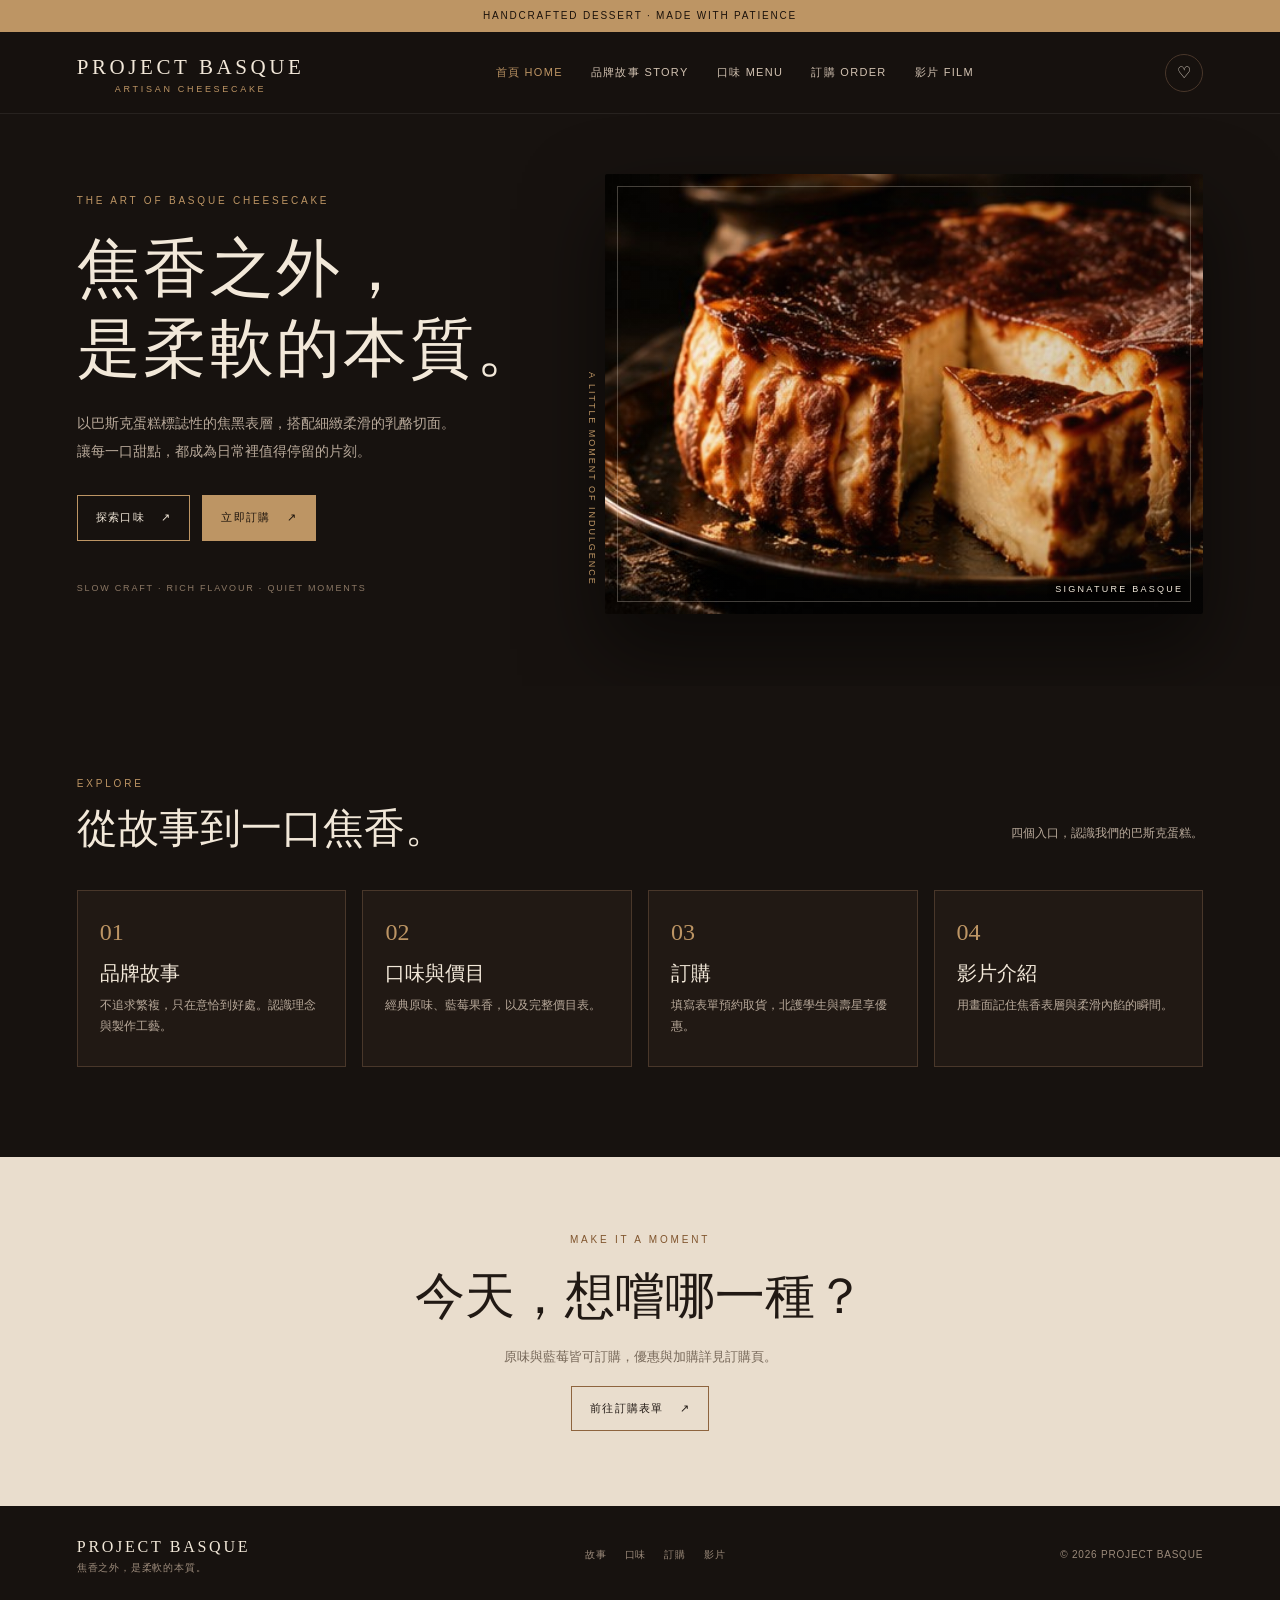
<file: index.html>
<!doctype html>
<html lang="zh-Hant">
<head>
<meta charset="utf-8">
<meta name="viewport" content="width=device-width,initial-scale=1">
<meta name="theme-color" content="#17120f">
<title>PROJECT BASQUE｜焦香之外</title>
<link rel="stylesheet" href="styles.css">
</head>
<body>
<div class="announcement">HANDCRAFTED DESSERT · MADE WITH PATIENCE</div>
<header class="nav">
  <a class="brand" href="index.html" aria-label="回到首頁">PROJECT BASQUE<small>ARTISAN CHEESECAKE</small></a>
  <nav class="navlinks" id="navlinks">
    <a href="index.html" class="active">首頁 HOME</a>
    <a href="story.html">品牌故事 STORY</a>
    <a href="menu.html">口味 MENU</a>
    <a href="order.html">訂購 ORDER</a>
    <a href="film.html">影片 FILM</a>
  </nav>
  <div class="navright">
    <a class="iconbtn" href="order.html" aria-label="前往訂購">♡</a>
    <button class="iconbtn menu" id="menuBtn" aria-label="開啟選單">☰</button>
  </div>
</header>

<main>
<section class="hero" id="home">
  <div class="hero-copy">
    <div class="eyebrow">The art of Basque cheesecake</div>
    <h1>焦香之外，<br>是柔軟的本質。</h1>
    <p>以巴斯克蛋糕標誌性的焦黑表層，搭配細緻柔滑的乳酪切面。讓每一口甜點，都成為日常裡值得停留的片刻。</p>
    <div class="hero-actions">
      <a class="cta" href="menu.html">探索口味 <span>↗</span></a>
      <a class="cta solid" href="order.html">立即訂購 <span>↗</span></a>
    </div>
    <div class="hero-note">SLOW CRAFT · RICH FLAVOUR · QUIET MOMENTS</div>
  </div>
  <div class="hero-image" role="img" aria-label="巴斯克蛋糕主視覺">
    <div class="hero-caption">A LITTLE MOMENT OF INDULGENCE</div>
  </div>
</section>

<section>
  <div class="section-head reveal">
    <div>
      <div class="eyebrow">Explore</div>
      <h2>從故事到一口焦香。</h2>
    </div>
    <p>四個入口，認識我們的巴斯克蛋糕。</p>
  </div>
  <div class="home-grid">
    <a class="home-card reveal" href="story.html">
      <span>01</span>
      <h3>品牌故事</h3>
      <p>不追求繁複，只在意恰到好處。認識理念與製作工藝。</p>
    </a>
    <a class="home-card reveal" href="menu.html">
      <span>02</span>
      <h3>口味與價目</h3>
      <p>經典原味、藍莓果香，以及完整價目表。</p>
    </a>
    <a class="home-card reveal" href="order.html">
      <span>03</span>
      <h3>訂購</h3>
      <p>填寫表單預約取貨，北護學生與壽星享優惠。</p>
    </a>
    <a class="home-card reveal" href="film.html">
      <span>04</span>
      <h3>影片介紹</h3>
      <p>用畫面記住焦香表層與柔滑內餡的瞬間。</p>
    </a>
  </div>
</section>

<section class="contact">
  <div class="eyebrow">Make it a moment</div>
  <h2>今天，想嚐哪一種？</h2>
  <p>原味與藍莓皆可訂購，優惠與加購詳見訂購頁。</p>
  <a class="cta" href="order.html">前往訂購表單 <span>↗</span></a>
</section>
</main>

<footer class="footer">
  <div>
    <div class="brand">PROJECT BASQUE</div>
    <div>焦香之外，是柔軟的本質。</div>
  </div>
  <div class="footer-links">
    <a href="story.html">故事</a>
    <a href="menu.html">口味</a>
    <a href="order.html">訂購</a>
    <a href="film.html">影片</a>
  </div>
  <div>© 2026 PROJECT BASQUE</div>
</footer>
<script src="common.js"></script>
</body>
</html>
</file>
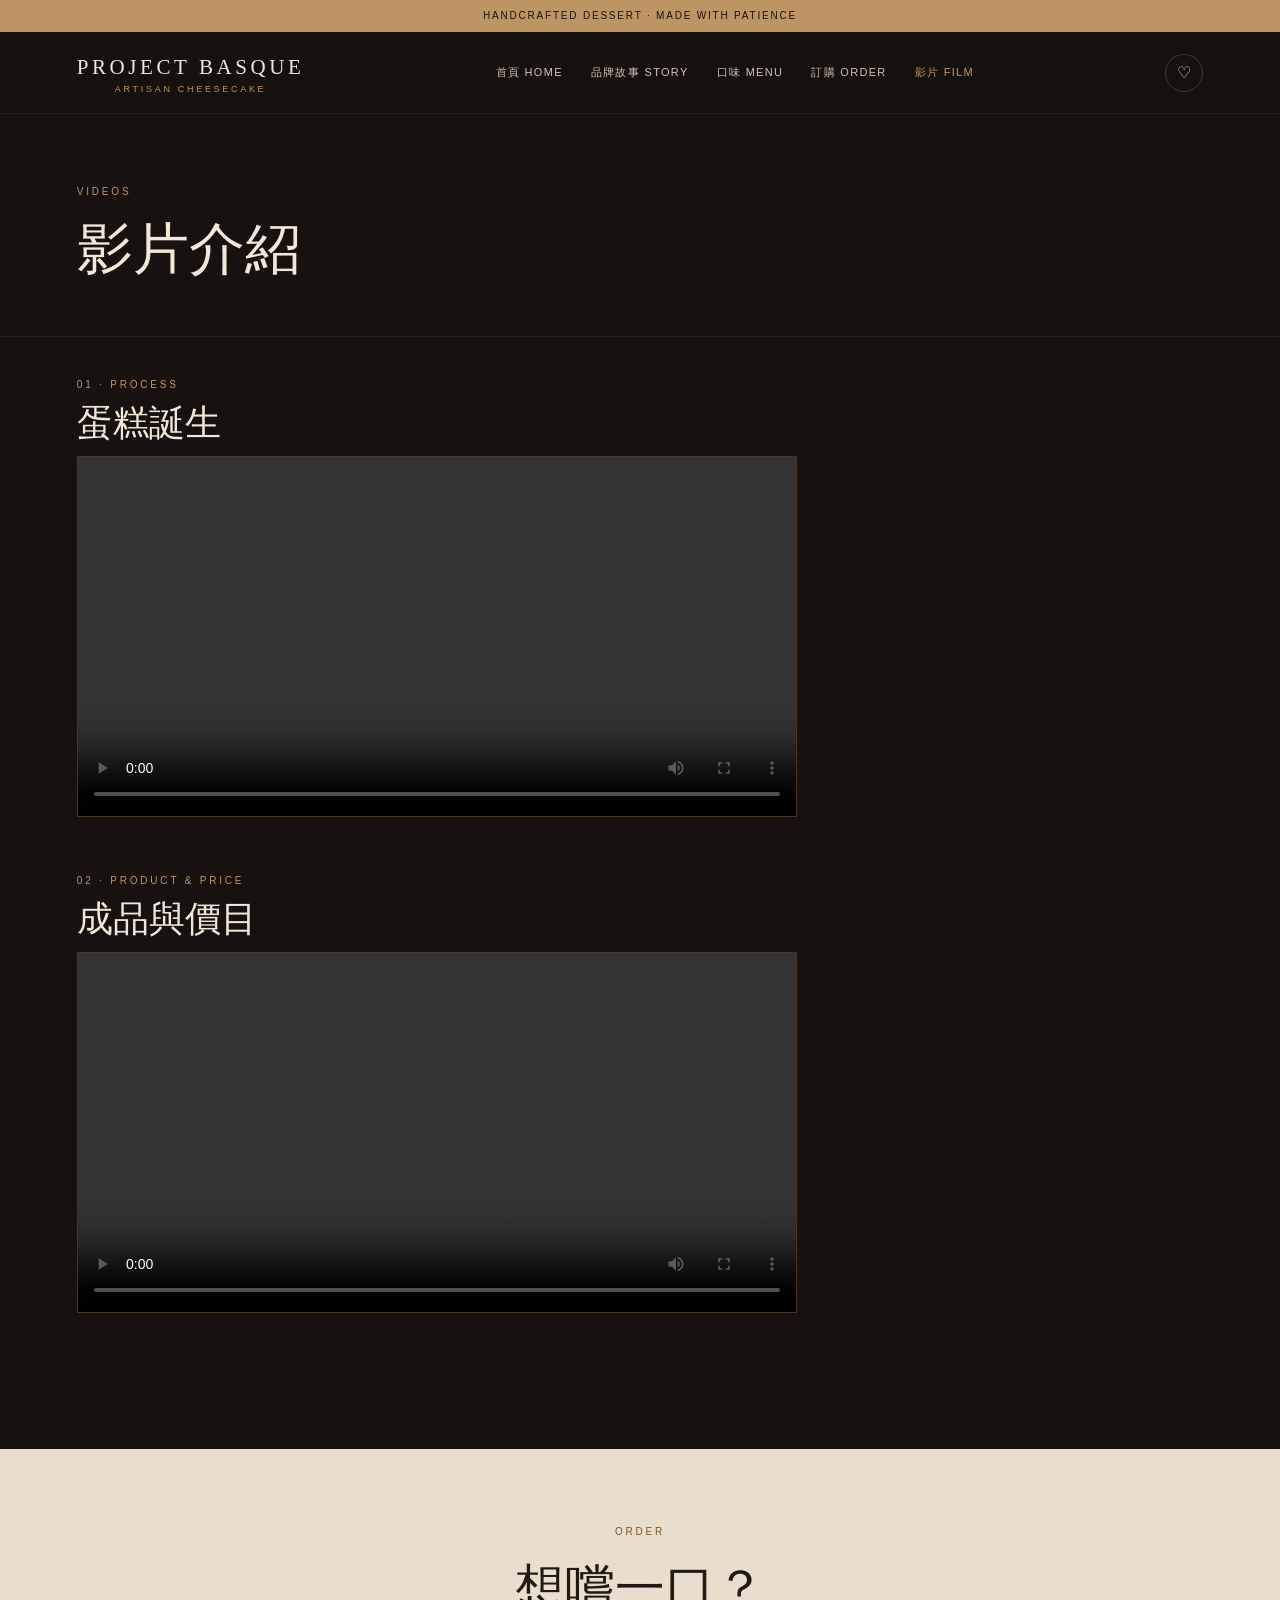
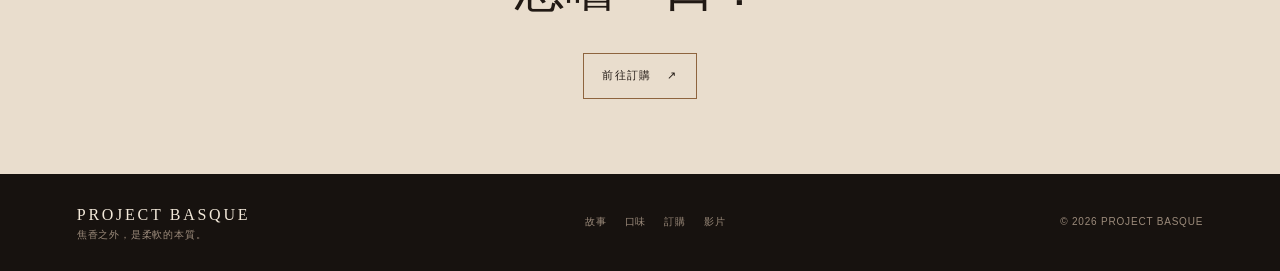
<file: film.html>
<!doctype html>
<html lang="zh-Hant">
<head>
<meta charset="utf-8">
<meta name="viewport" content="width=device-width,initial-scale=1">
<meta name="theme-color" content="#17120f">
<title>影片介紹｜PROJECT BASQUE</title>
<link rel="stylesheet" href="styles.css">
<style>
.film-page{padding:40px 6vw 80px}
.film-block{margin-bottom:56px}
.film-block h2{
  font:clamp(26px,3vw,36px) var(--serif);font-weight:400;margin:0 0 8px;
}
.film-block .eyebrow{margin-bottom:6px}
.video-local{
  width:100%;max-width:720px;border:1px solid var(--line);
  background:#100b08;display:block;
}
.video-local video{
  width:100%;height:auto;display:block;vertical-align:top;
}
@media(max-width:800px){
  .film-page{padding:30px 5vw 60px}
  .film-block{margin-bottom:40px}
}
</style>
</head>
<body>
<div class="announcement">HANDCRAFTED DESSERT · MADE WITH PATIENCE</div>
<header class="nav">
  <a class="brand" href="index.html" aria-label="回到首頁">PROJECT BASQUE<small>ARTISAN CHEESECAKE</small></a>
  <nav class="navlinks" id="navlinks">
    <a href="index.html">首頁 HOME</a>
    <a href="story.html">品牌故事 STORY</a>
    <a href="menu.html">口味 MENU</a>
    <a href="order.html">訂購 ORDER</a>
    <a href="film.html" class="active">影片 FILM</a>
  </nav>
  <div class="navright">
    <a class="iconbtn" href="order.html" aria-label="前往訂購">♡</a>
    <button class="iconbtn menu" id="menuBtn" aria-label="開啟選單">☰</button>
  </div>
</header>

<main>
<section class="page-hero">
  <div class="eyebrow">Videos</div>
  <h1>影片介紹</h1>
</section>

<section class="film-page">
  <div class="film-block reveal">
    <div class="eyebrow">01 · Process</div>
    <h2>蛋糕誕生</h2>
    <div class="video-local">
      <video controls playsinline preload="metadata">
        <source src="videos/process.mp4" type="video/mp4">
        您的瀏覽器不支援影片播放。
      </video>
    </div>
  </div>

  <div class="film-block reveal">
    <div class="eyebrow">02 · Product &amp; Price</div>
    <h2>成品與價目</h2>
    <div class="video-local">
      <video controls playsinline preload="metadata">
        <source src="videos/product.mp4" type="video/mp4">
        您的瀏覽器不支援影片播放。
      </video>
    </div>
  </div>
</section>

<section class="contact">
  <div class="eyebrow">Order</div>
  <h2>想嚐一口？</h2>
  <a class="cta" href="order.html">前往訂購 <span>↗</span></a>
</section>
</main>

<footer class="footer">
  <div>
    <div class="brand">PROJECT BASQUE</div>
    <div>焦香之外，是柔軟的本質。</div>
  </div>
  <div class="footer-links">
    <a href="story.html">故事</a>
    <a href="menu.html">口味</a>
    <a href="order.html">訂購</a>
    <a href="film.html">影片</a>
  </div>
  <div>© 2026 PROJECT BASQUE</div>
</footer>
<script src="common.js"></script>
</body>
</html>
</file>
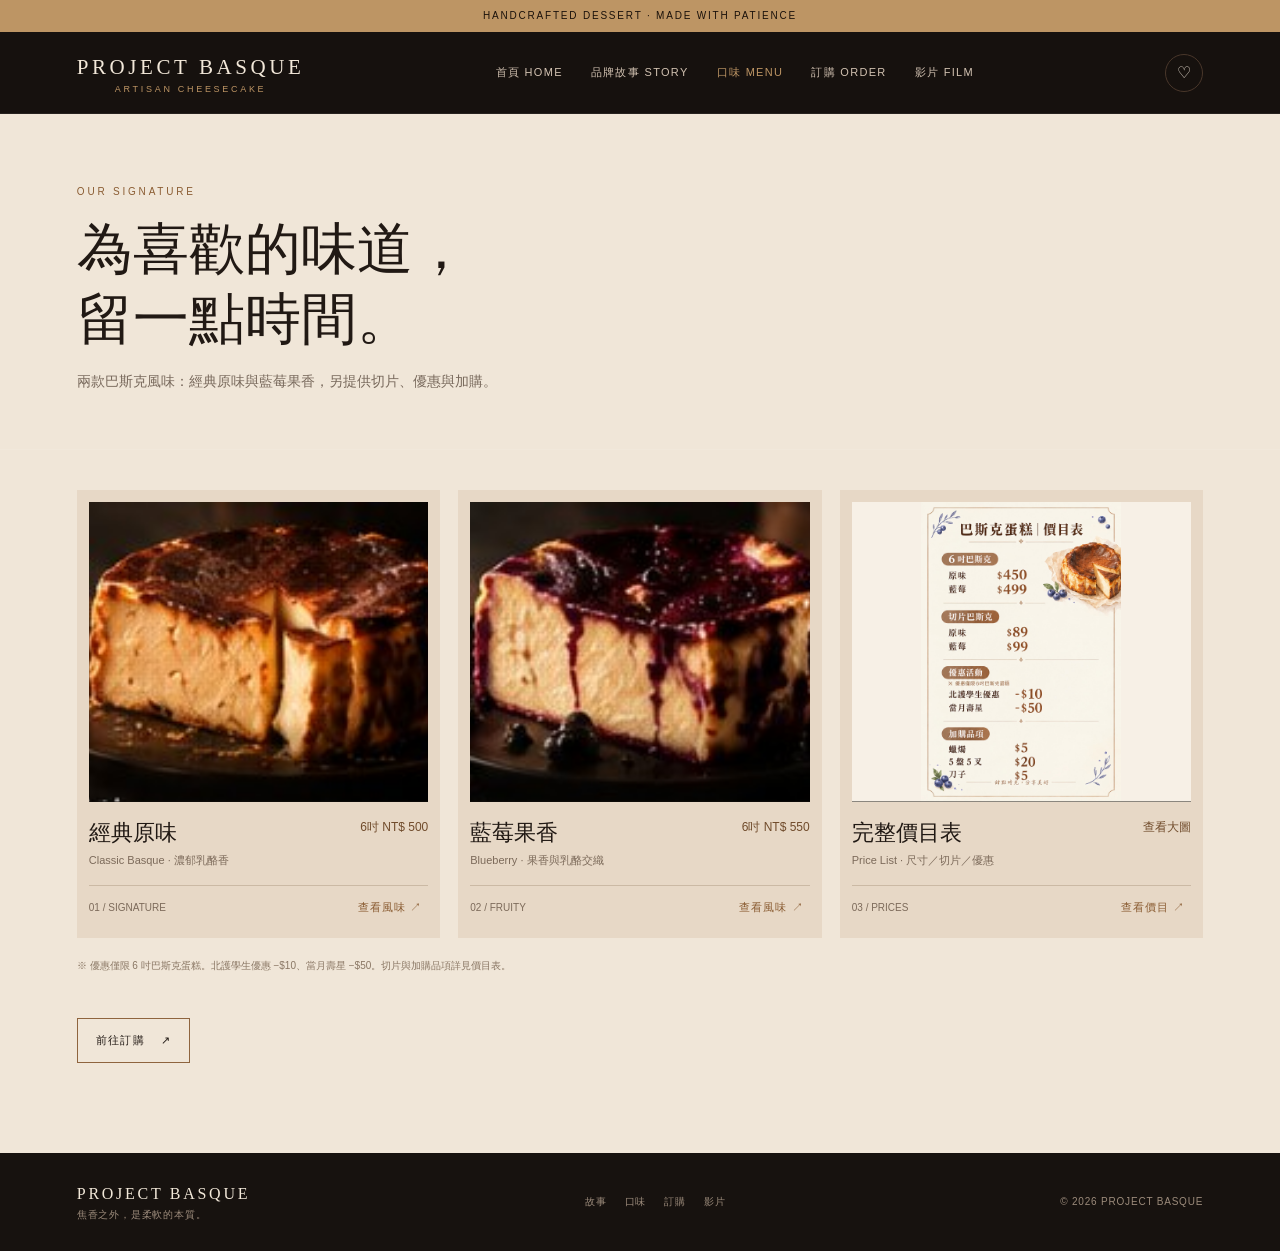
<file: menu.html>
<!doctype html>
<html lang="zh-Hant">
<head>
<meta charset="utf-8">
<meta name="viewport" content="width=device-width,initial-scale=1">
<meta name="theme-color" content="#17120f">
<title>口味與價目｜PROJECT BASQUE</title>
<link rel="stylesheet" href="styles.css">
</head>
<body>
<div class="announcement">HANDCRAFTED DESSERT · MADE WITH PATIENCE</div>
<header class="nav">
  <a class="brand" href="index.html" aria-label="回到首頁">PROJECT BASQUE<small>ARTISAN CHEESECAKE</small></a>
  <nav class="navlinks" id="navlinks">
    <a href="index.html">首頁 HOME</a>
    <a href="story.html">品牌故事 STORY</a>
    <a href="menu.html" class="active">口味 MENU</a>
    <a href="order.html">訂購 ORDER</a>
    <a href="film.html">影片 FILM</a>
  </nav>
  <div class="navright">
    <a class="iconbtn" href="order.html" aria-label="前往訂購">♡</a>
    <button class="iconbtn menu" id="menuBtn" aria-label="開啟選單">☰</button>
  </div>
</header>

<main>
<section class="page-hero" style="background:#f0e6d8;color:#211914">
  <div class="eyebrow" style="color:#8a5c32">Our signature</div>
  <h1 style="color:#211914">為喜歡的味道，<br>留一點時間。</h1>
  <p style="color:#78695c">兩款巴斯克風味：經典原味與藍莓果香，另提供切片、優惠與加購。</p>
</section>

<section class="products" id="menu" style="padding-top:40px">
  <div class="product-grid">
    <article class="product-card reveal">
      <div class="product-photo photo-original" role="img" aria-label="原味巴斯克蛋糕"></div>
      <div class="product-meta">
        <div>
          <h3>經典原味</h3>
          <p>Classic Basque · 濃郁乳酪香</p>
        </div>
        <div class="price">6吋 NT$ 500</div>
      </div>
      <div class="product-bottom">
        <span>01 / SIGNATURE</span>
        <button class="text-link details" data-product="original">查看風味 ↗</button>
      </div>
    </article>
    <article class="product-card reveal">
      <div class="product-photo photo-blueberry" role="img" aria-label="藍莓巴斯克蛋糕"></div>
      <div class="product-meta">
        <div>
          <h3>藍莓果香</h3>
          <p>Blueberry · 果香與乳酪交織</p>
        </div>
        <div class="price">6吋 NT$ 550</div>
      </div>
      <div class="product-bottom">
        <span>02 / FRUITY</span>
        <button class="text-link details" data-product="blueberry">查看風味 ↗</button>
      </div>
    </article>
    <article class="product-card reveal price-card">
      <div class="product-photo price-list-photo" role="img" aria-label="巴斯克蛋糕價目表"></div>
      <div class="product-meta">
        <div>
          <h3>完整價目表</h3>
          <p>Price List · 尺寸／切片／優惠</p>
        </div>
        <div class="price">查看大圖</div>
      </div>
      <div class="product-bottom">
        <span>03 / PRICES</span>
        <button class="text-link details" data-product="pricelist">查看價目 ↗</button>
      </div>
    </article>
  </div>
  <p style="font-size:10px;color:#8a7764;margin-top:20px">
    ※ 優惠僅限 6 吋巴斯克蛋糕。北護學生優惠 −$10、當月壽星 −$50。切片與加購品項詳見價目表。
  </p>
  <div style="margin-top:28px">
    <a class="cta" href="order.html" style="color:#211914;border-color:#8e643e">前往訂購 <span>↗</span></a>
  </div>
</section>
</main>

<footer class="footer">
  <div>
    <div class="brand">PROJECT BASQUE</div>
    <div>焦香之外，是柔軟的本質。</div>
  </div>
  <div class="footer-links">
    <a href="story.html">故事</a>
    <a href="menu.html">口味</a>
    <a href="order.html">訂購</a>
    <a href="film.html">影片</a>
  </div>
  <div>© 2026 PROJECT BASQUE</div>
</footer>

<div class="modal" id="modal" role="dialog" aria-modal="true" aria-labelledby="modalTitle">
  <div class="modal-box">
    <button class="close" id="closeModal" aria-label="關閉">×</button>
    <div class="eyebrow" id="modalEyebrow">PRODUCT DETAILS</div>
    <h3 id="modalTitle">經典原味</h3>
    <p id="modalText"></p>
    <div class="modal-actions">
      <a class="cta" href="order.html" id="addBtn">前往訂購 <span>↗</span></a>
      <button class="cta" id="closeCta">繼續瀏覽</button>
    </div>
  </div>
</div>

<div class="img-modal" id="imgModal" role="dialog" aria-modal="true" aria-label="價目表大圖">
  <div class="img-modal-box">
    <button class="close" id="closeImgModal" aria-label="關閉">×</button>
    <img src="images/price-list.jpg" alt="巴斯克蛋糕完整價目表">
  </div>
</div>

<div class="toast" id="toast" role="status"></div>
<script src="common.js"></script>
</body>
</html>
</file>
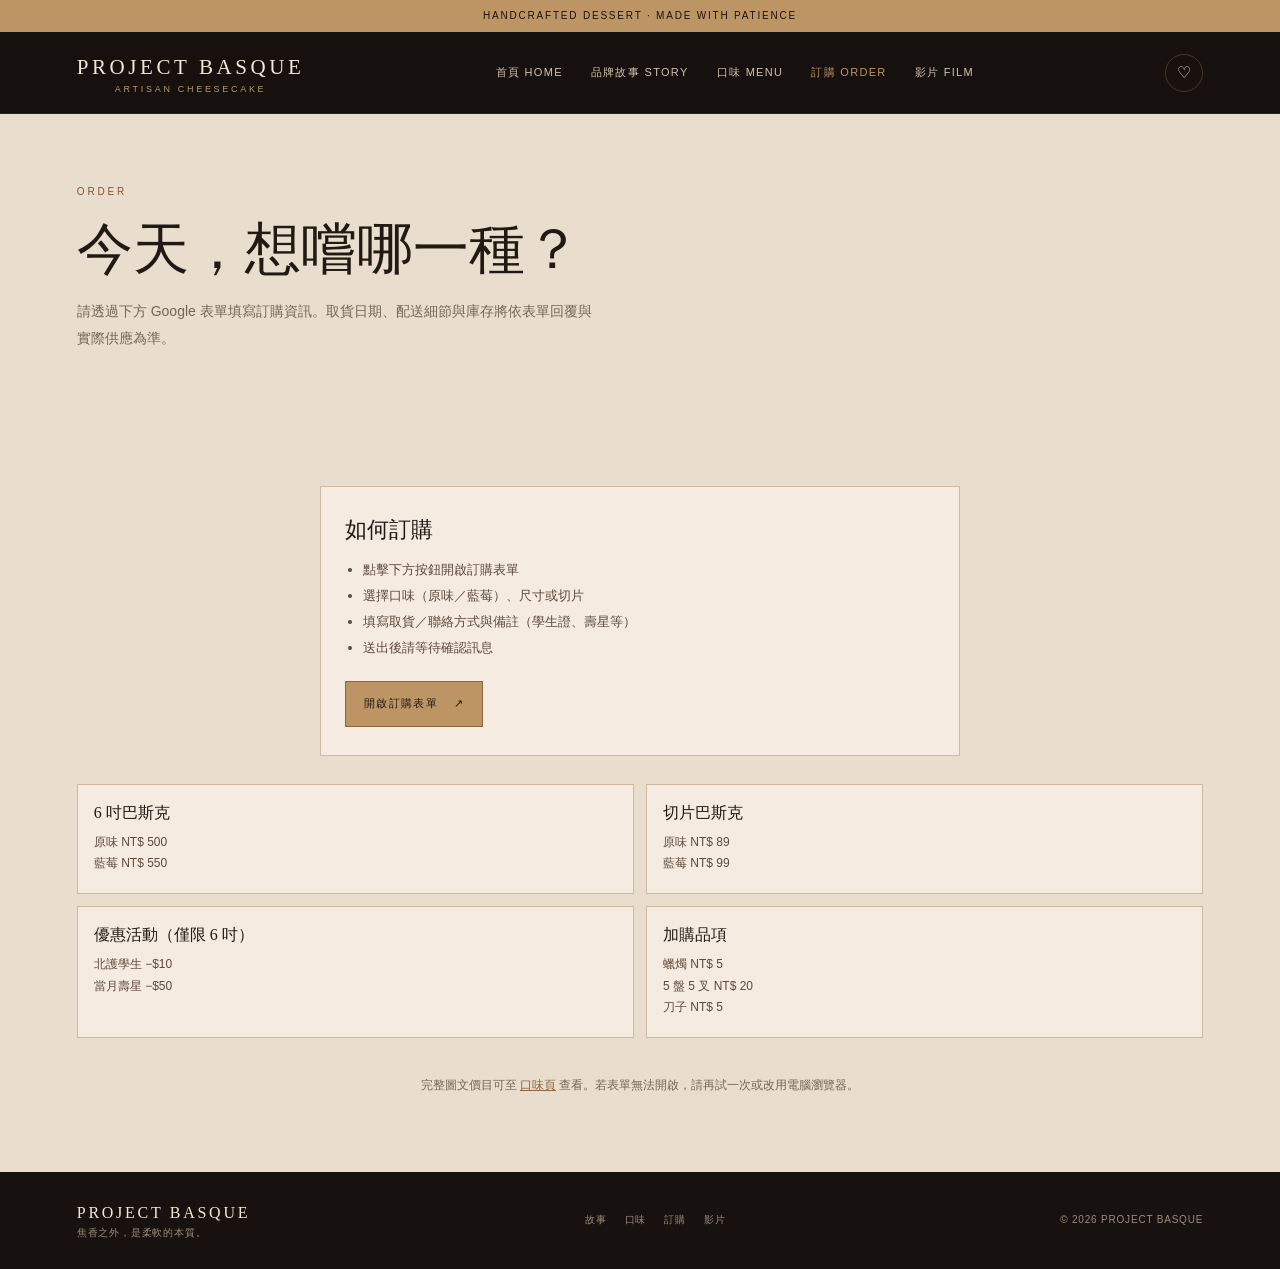
<file: order.html>
<!doctype html>
<html lang="zh-Hant">
<head>
<meta charset="utf-8">
<meta name="viewport" content="width=device-width,initial-scale=1">
<meta name="theme-color" content="#17120f">
<title>訂購｜PROJECT BASQUE</title>
<link rel="stylesheet" href="styles.css">
</head>
<body>
<div class="announcement">HANDCRAFTED DESSERT · MADE WITH PATIENCE</div>
<header class="nav">
  <a class="brand" href="index.html" aria-label="回到首頁">PROJECT BASQUE<small>ARTISAN CHEESECAKE</small></a>
  <nav class="navlinks" id="navlinks">
    <a href="index.html">首頁 HOME</a>
    <a href="story.html">品牌故事 STORY</a>
    <a href="menu.html">口味 MENU</a>
    <a href="order.html" class="active">訂購 ORDER</a>
    <a href="film.html">影片 FILM</a>
  </nav>
  <div class="navright">
    <a class="iconbtn" href="order.html" aria-label="前往訂購">♡</a>
    <button class="iconbtn menu" id="menuBtn" aria-label="開啟選單">☰</button>
  </div>
</header>

<main>
<section class="page-hero" style="background:#e9ddcd;color:#211914">
  <div class="eyebrow" style="color:#80552e">Order</div>
  <h1 style="color:#211914">今天，想嚐哪一種？</h1>
  <p style="color:#756657">請透過下方 Google 表單填寫訂購資訊。取貨日期、配送細節與庫存將依表單回覆與實際供應為準。</p>
</section>

<section class="contact" style="padding-top:40px">
  <div class="order-box reveal">
    <h3>如何訂購</h3>
    <ul>
      <li>點擊下方按鈕開啟訂購表單</li>
      <li>選擇口味（原味／藍莓）、尺寸或切片</li>
      <li>填寫取貨／聯絡方式與備註（學生證、壽星等）</li>
      <li>送出後請等待確認訊息</li>
    </ul>
    <a class="cta solid" href="https://docs.google.com/forms/d/e/1FAIpQLSds7fK019oKejTiIKXLNtk3YugTtkauXtUvKsVnwnM5mTd_yg/viewform" target="_blank" rel="noopener noreferrer">
      開啟訂購表單 <span>↗</span>
    </a>
  </div>

  <div class="price-summary reveal">
    <div class="price-item">
      <h4>6 吋巴斯克</h4>
      <p>原味 NT$ 500<br>藍莓 NT$ 550</p>
    </div>
    <div class="price-item">
      <h4>切片巴斯克</h4>
      <p>原味 NT$ 89<br>藍莓 NT$ 99</p>
    </div>
    <div class="price-item">
      <h4>優惠活動（僅限 6 吋）</h4>
      <p>北護學生 −$10<br>當月壽星 −$50</p>
    </div>
    <div class="price-item">
      <h4>加購品項</h4>
      <p>蠟燭 NT$ 5<br>5 盤 5 叉 NT$ 20<br>刀子 NT$ 5</p>
    </div>
  </div>

  <p style="margin-top:36px;font-size:12px;color:#756657">
    完整圖文價目可至 <a href="menu.html" style="text-decoration:underline;color:#8e643e">口味頁</a> 查看。若表單無法開啟，請再試一次或改用電腦瀏覽器。
  </p>
</section>
</main>

<footer class="footer">
  <div>
    <div class="brand">PROJECT BASQUE</div>
    <div>焦香之外，是柔軟的本質。</div>
  </div>
  <div class="footer-links">
    <a href="story.html">故事</a>
    <a href="menu.html">口味</a>
    <a href="order.html">訂購</a>
    <a href="film.html">影片</a>
  </div>
  <div>© 2026 PROJECT BASQUE</div>
</footer>
<script src="common.js"></script>
</body>
</html>
</file>
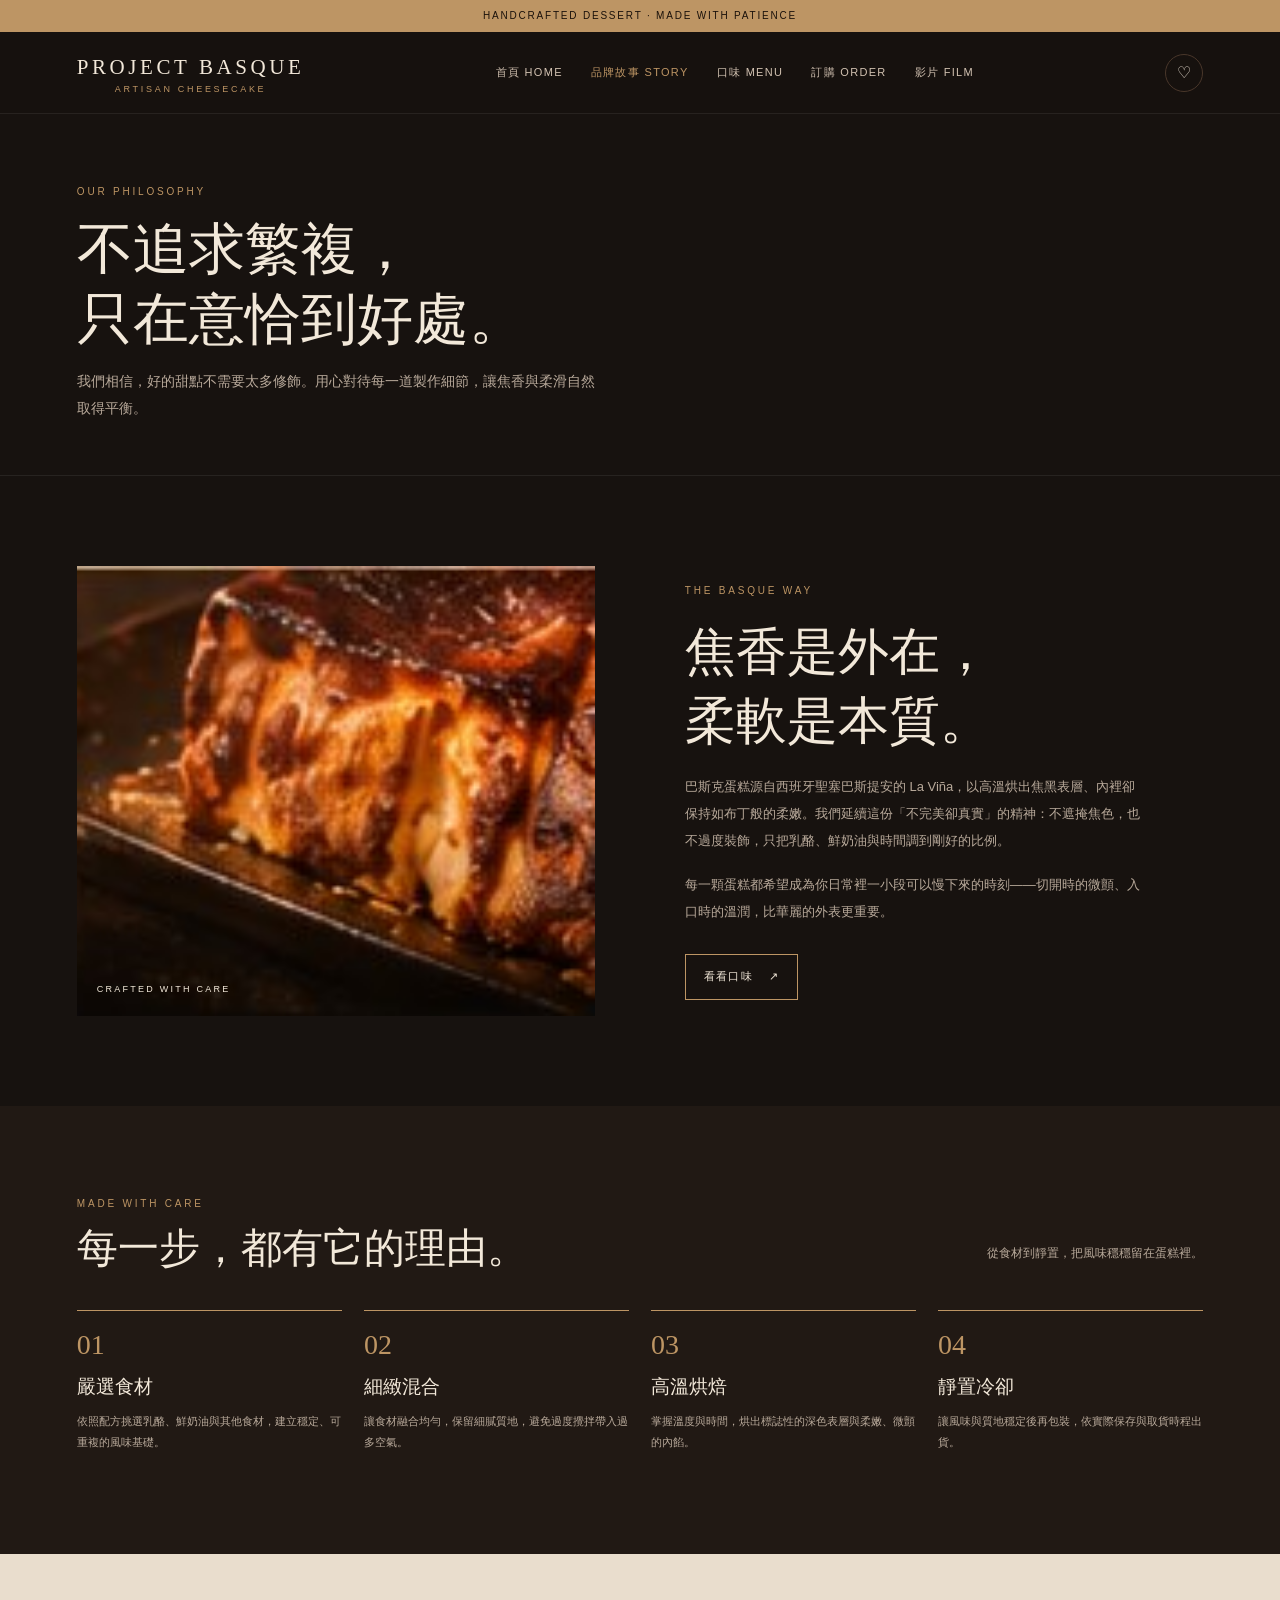
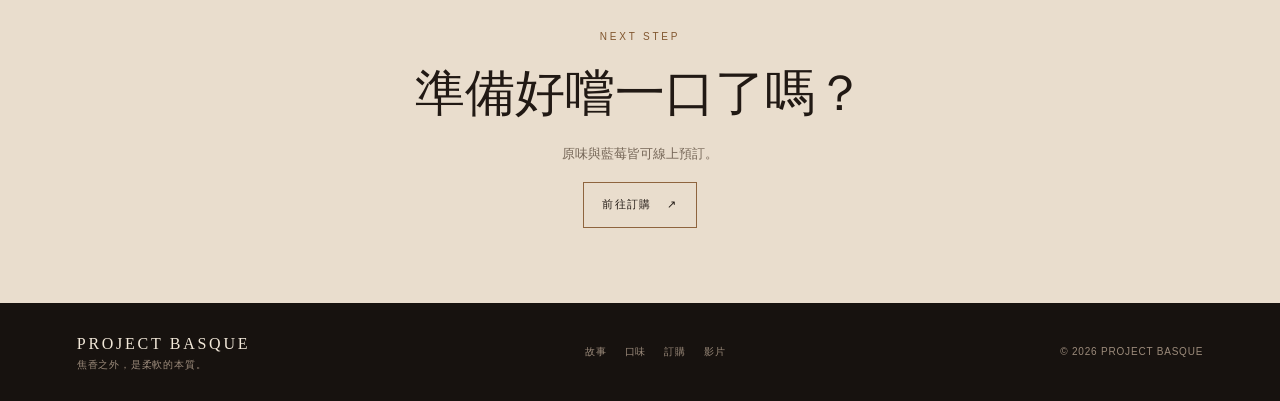
<file: story.html>
<!doctype html>
<html lang="zh-Hant">
<head>
<meta charset="utf-8">
<meta name="viewport" content="width=device-width,initial-scale=1">
<meta name="theme-color" content="#17120f">
<title>品牌故事｜PROJECT BASQUE</title>
<link rel="stylesheet" href="styles.css">
</head>
<body>
<div class="announcement">HANDCRAFTED DESSERT · MADE WITH PATIENCE</div>
<header class="nav">
  <a class="brand" href="index.html" aria-label="回到首頁">PROJECT BASQUE<small>ARTISAN CHEESECAKE</small></a>
  <nav class="navlinks" id="navlinks">
    <a href="index.html">首頁 HOME</a>
    <a href="story.html" class="active">品牌故事 STORY</a>
    <a href="menu.html">口味 MENU</a>
    <a href="order.html">訂購 ORDER</a>
    <a href="film.html">影片 FILM</a>
  </nav>
  <div class="navright">
    <a class="iconbtn" href="order.html" aria-label="前往訂購">♡</a>
    <button class="iconbtn menu" id="menuBtn" aria-label="開啟選單">☰</button>
  </div>
</header>

<main>
<section class="page-hero">
  <div class="eyebrow">Our philosophy</div>
  <h1>不追求繁複，<br>只在意恰到好處。</h1>
  <p>我們相信，好的甜點不需要太多修飾。用心對待每一道製作細節，讓焦香與柔滑自然取得平衡。</p>
</section>

<section class="story">
  <div class="story-image reveal" role="img" aria-label="甜點製作與食材的暖色調畫面"></div>
  <div class="story-copy reveal">
    <div class="eyebrow">The Basque way</div>
    <h2>焦香是外在，<br>柔軟是本質。</h2>
    <p>
      巴斯克蛋糕源自西班牙聖塞巴斯提安的 La Viña，以高溫烘出焦黑表層、內裡卻保持如布丁般的柔嫩。我們延續這份「不完美卻真實」的精神：不遮掩焦色，也不過度裝飾，只把乳酪、鮮奶油與時間調到剛好的比例。
    </p>
    <p style="margin-top:16px">
      每一顆蛋糕都希望成為你日常裡一小段可以慢下來的時刻——切開時的微顫、入口時的溫潤，比華麗的外表更重要。
    </p>
    <a class="cta" href="menu.html">看看口味 <span>↗</span></a>
  </div>
</section>

<section class="process" id="process">
  <div class="section-head reveal">
    <div>
      <div class="eyebrow">Made with care</div>
      <h2>每一步，都有它的理由。</h2>
    </div>
    <p>從食材到靜置，把風味穩穩留在蛋糕裡。</p>
  </div>
  <div class="steps">
    <div class="step reveal">
      <span>01</span>
      <h3>嚴選食材</h3>
      <p>依照配方挑選乳酪、鮮奶油與其他食材，建立穩定、可重複的風味基礎。</p>
    </div>
    <div class="step reveal">
      <span>02</span>
      <h3>細緻混合</h3>
      <p>讓食材融合均勻，保留細膩質地，避免過度攪拌帶入過多空氣。</p>
    </div>
    <div class="step reveal">
      <span>03</span>
      <h3>高溫烘焙</h3>
      <p>掌握溫度與時間，烘出標誌性的深色表層與柔嫩、微顫的內餡。</p>
    </div>
    <div class="step reveal">
      <span>04</span>
      <h3>靜置冷卻</h3>
      <p>讓風味與質地穩定後再包裝，依實際保存與取貨時程出貨。</p>
    </div>
  </div>
</section>

<section class="contact">
  <div class="eyebrow">Next step</div>
  <h2>準備好嚐一口了嗎？</h2>
  <p>原味與藍莓皆可線上預訂。</p>
  <a class="cta" href="order.html">前往訂購 <span>↗</span></a>
</section>
</main>

<footer class="footer">
  <div>
    <div class="brand">PROJECT BASQUE</div>
    <div>焦香之外，是柔軟的本質。</div>
  </div>
  <div class="footer-links">
    <a href="story.html">故事</a>
    <a href="menu.html">口味</a>
    <a href="order.html">訂購</a>
    <a href="film.html">影片</a>
  </div>
  <div>© 2026 PROJECT BASQUE</div>
</footer>
<script src="common.js"></script>
</body>
</html>
</file>
<file: styles.css>
:root{
  --bg:#17120f;
  --panel:#211914;
  --cream:#f2e8d9;
  --muted:#b8a99a;
  --gold:#bd9564;
  --line:#49372a;
  --serif:Georgia,'Noto Serif TC','Songti TC',serif;
  --sans:Arial,'Noto Sans TC',sans-serif;
}
*{box-sizing:border-box}
html{scroll-behavior:smooth}
body{margin:0;background:var(--bg);color:var(--cream);font-family:var(--sans);line-height:1.6}
a{color:inherit;text-decoration:none}
button{font:inherit;cursor:pointer;background:none;border:0;color:inherit}

.announcement{padding:8px 16px;text-align:center;background:#bd9564;color:#1b120b;font-size:10px;letter-spacing:.18em}

.nav{
  height:82px;display:flex;align-items:center;justify-content:space-between;
  padding:0 6vw;border-bottom:1px solid #ffffff12;position:sticky;top:0;
  background:#17120feF;backdrop-filter:blur(16px);z-index:10;
}
.brand{font-family:var(--serif);font-size:21px;letter-spacing:.17em}
.brand small{display:block;font:9px var(--sans);letter-spacing:.3em;text-align:center;color:var(--gold)}
.navlinks{display:flex;gap:28px;font-size:11px;letter-spacing:.12em;color:#d2c2b1}
.navlinks a:hover,.navlinks a.active{color:var(--gold)}
.navright{display:flex;align-items:center;gap:15px}
.iconbtn{
  background:none;color:var(--cream);border:1px solid var(--line);
  border-radius:50%;width:38px;height:38px;display:inline-flex;align-items:center;justify-content:center;
}
.menu{display:none}

.cta{
  display:inline-flex;gap:16px;align-items:center;border:1px solid var(--gold);
  padding:13px 18px;color:var(--cream);background:transparent;font-size:11px;
  letter-spacing:.12em;margin-top:16px;transition:.3s;
}
.cta:hover{background:var(--gold);color:#1b120b}
.cta.solid{background:var(--gold);color:#1b120b}
.cta.solid:hover{background:#d4a872}

.eyebrow{font-size:10px;letter-spacing:.28em;color:var(--gold);text-transform:uppercase}
section{padding:90px 6vw}
.section-head{display:flex;align-items:end;justify-content:space-between;gap:20px;margin-bottom:35px}
.section-head h2{font:clamp(30px,3.2vw,46px)/1.3 var(--serif);font-weight:400;margin:10px 0 0}
.section-head p{color:var(--muted);font-size:12px;max-width:300px}

/* Hero */
.hero{
  min-height:560px;display:grid;grid-template-columns:.9fr 1.1fr;align-items:center;
  padding:60px 6vw 72px;gap:3vw;overflow:hidden;position:relative;
}
.hero h1{font:clamp(40px,5vw,68px)/1.25 var(--serif);font-weight:400;letter-spacing:.04em;margin:20px 0}
.hero p{max-width:380px;color:var(--muted);font-size:14px;line-height:2}
.hero-note{margin-top:40px;color:#8c7865;font-size:9px;letter-spacing:.2em}
.hero-image{
  height:440px;position:relative;
  background:linear-gradient(90deg,#17120f00,#17120f33),url('images/cake-01.jpg') center/cover;
  border-radius:2px;box-shadow:0 35px 80px #0008;
}
.hero-image:after{
  content:'SIGNATURE BASQUE';position:absolute;right:20px;bottom:18px;
  font-size:9px;letter-spacing:.25em;text-shadow:0 2px 8px #000;
}
.hero-image:before{content:'';position:absolute;inset:12px;border:1px solid #f2e8d944;pointer-events:none}
.hero-caption{
  position:absolute;left:-20px;bottom:28px;writing-mode:vertical-rl;
  font-size:9px;letter-spacing:.22em;color:var(--gold);
}
.hero-actions{display:flex;flex-wrap:wrap;gap:12px;margin-top:8px}

/* Home cards */
.home-grid{display:grid;grid-template-columns:repeat(4,1fr);gap:16px}
.home-card{
  background:var(--panel);border:1px solid var(--line);padding:28px 22px;
  transition:transform .3s,border-color .3s;
}
.home-card:hover{transform:translateY(-4px);border-color:var(--gold)}
.home-card span{font:24px var(--serif);color:var(--gold)}
.home-card h3{font:20px var(--serif);font-weight:400;margin:12px 0 8px}
.home-card p{font-size:12px;color:var(--muted);line-height:1.8;margin:0}

/* Products / light section */
.products{background:#f0e6d8;color:#211914}
.products .eyebrow{color:#8a5c32}
.products .section-head p{color:#78695c}
.product-grid{display:grid;grid-template-columns:repeat(3,1fr);gap:18px}
.product-card{background:#e7d8c6;padding:12px 12px 20px;position:relative;transition:transform .35s}
.product-card:hover{transform:translateY(-6px)}
.product-photo{
  height:300px;background-size:cover;background-position:center;
  position:relative;overflow:hidden;
}
.product-photo:after{
  content:'VIEW DETAILS ↗';position:absolute;bottom:0;left:0;right:0;padding:13px;
  background:#17120fc9;color:#f2e8d9;font-size:9px;letter-spacing:.16em;
  transform:translateY(100%);transition:.3s;
}
.product-card:hover .product-photo:after{transform:translateY(0)}
.photo-original{background-image:url('images/cake-02.jpg')}
.photo-blueberry{background-image:url('images/cake-03.jpg')}
.price-list-photo{
  background-image:url('images/price-list.jpg');
  background-size:contain;background-color:#f7f0e6;background-repeat:no-repeat;background-position:center;
}
.product-meta{display:flex;justify-content:space-between;align-items:start;margin-top:16px;gap:10px}
.product-meta h3{font:22px var(--serif);font-weight:400;margin:0;color:#211914}
.product-meta p{margin:4px 0 0;color:#7c6a5a;font-size:11px}
.price{color:#704b2b;font-size:12px;white-space:nowrap}
.product-bottom{
  display:flex;justify-content:space-between;align-items:center;margin-top:16px;
  border-top:1px solid #cbb9a4;padding-top:12px;color:#7c6a5a;font-size:10px;
}
.text-link{border:0;background:transparent;color:#8a5c32;font-size:11px;letter-spacing:.1em;cursor:pointer}
.text-link:hover{color:var(--gold)}

/* Story */
.story{display:grid;grid-template-columns:1fr 1fr;gap:7vw;align-items:center}
.story-image{
  height:450px;background:url('images/cake-05.jpg') center/cover;position:relative;
}
.story-image:after{
  content:'CRAFTED WITH CARE';position:absolute;bottom:20px;left:20px;
  font-size:9px;letter-spacing:.25em;
}
.story-copy h2{font:clamp(34px,4vw,52px)/1.35 var(--serif);font-weight:400;margin:18px 0}
.story-copy p{font-size:13px;line-height:2.1;color:var(--muted);max-width:460px}

/* Process */
.process{background:#211914}
.steps{display:grid;grid-template-columns:repeat(4,1fr);gap:22px}
.step{border-top:1px solid var(--gold);padding-top:18px}
.step span{font:28px var(--serif);color:var(--gold)}
.step h3{font:19px var(--serif);font-weight:400;margin:12px 0 7px}
.step p{font-size:11px;color:var(--muted);line-height:1.9}

/* Film */
.film{display:grid;grid-template-columns:1fr 1fr;gap:5vw;align-items:center}
.film-poster{
  height:360px;
  background:linear-gradient(0deg,#100b08b8,#100b0810),url('images/cake-06.jpg') center/cover;
  display:flex;align-items:center;justify-content:center;border:1px solid #ffffff22;
}
.play{
  border:1px solid #f2e8d9;border-radius:50%;width:66px;height:66px;
  background:#17120f80;color:#fff;font-size:20px;
}
.film h2{font:clamp(30px,3vw,44px) var(--serif);font-weight:400}
.film p{color:var(--muted);font-size:13px;line-height:2}
.film-list{margin-top:22px;border-top:1px solid var(--line)}
.film-row{
  display:flex;justify-content:space-between;padding:12px 0;
  border-bottom:1px solid var(--line);font-size:11px;
}
.film-row span:last-child{color:var(--gold)}
.video-wrap{
  position:relative;width:100%;padding-bottom:56.25%;height:0;overflow:hidden;
  border:1px solid var(--line);background:#100b08;
}
.video-wrap iframe{position:absolute;top:0;left:0;width:100%;height:100%;border:0}

/* Order / contact */
.contact{background:#e9ddcd;color:#211914;text-align:center;padding:75px 6vw}
.contact .eyebrow{color:#80552e}
.contact h2{font:clamp(32px,4vw,50px) var(--serif);font-weight:400;margin:15px 0}
.contact p{color:#756657;font-size:13px;line-height:1.9;max-width:480px;margin:0 auto}
.contact .cta{color:#211914;border-color:#8e643e}
.contact .cta:hover{color:#fff;background:#8e643e}
.order-box{
  max-width:640px;margin:40px auto 0;text-align:left;background:#f5ebe0;
  border:1px solid #cbb9a4;padding:28px 24px;
}
.order-box h3{font:22px var(--serif);font-weight:400;margin:0 0 12px;color:#211914}
.order-box ul{margin:0;padding-left:18px;color:#5c4a3c;font-size:13px;line-height:2}
.order-box .cta{color:#211914;border-color:#8e643e;margin-top:20px}
.order-box .cta:hover{background:#8e643e;color:#fff}
.price-summary{
  display:grid;grid-template-columns:1fr 1fr;gap:12px;margin-top:28px;text-align:left;
}
.price-item{
  background:#f5ebe0;border:1px solid #cbb9a4;padding:18px 16px;
}
.price-item h4{font:16px var(--serif);margin:0 0 8px;color:#211914}
.price-item p{margin:0;font-size:12px;color:#5c4a3c;line-height:1.8}

/* Footer */
.footer{
  display:flex;justify-content:space-between;align-items:center;gap:20px;
  padding:28px 6vw;color:#9c8b7b;font-size:10px;letter-spacing:.08em;
}
.footer .brand{font-size:16px;color:var(--cream)}
.footer-links{display:flex;gap:18px;flex-wrap:wrap}
.footer-links a:hover{color:var(--gold)}

/* Modal */
.modal{
  position:fixed;inset:0;background:#000b;display:none;
  align-items:center;justify-content:center;padding:20px;z-index:30;
}
.modal.open{display:flex}
.modal-box{
  background:#211914;border:1px solid var(--gold);max-width:540px;width:100%;
  padding:30px;position:relative;
}
.close{
  position:absolute;right:16px;top:12px;background:none;border:0;
  color:var(--cream);font-size:25px;cursor:pointer;
}
.modal h3{font:30px var(--serif);font-weight:400}
.modal p{color:var(--muted);font-size:13px;line-height:2}
.modal-actions{display:flex;gap:10px;flex-wrap:wrap}
.modal-actions .cta{background:transparent;color:var(--cream);border-color:var(--gold)}
.modal-actions .cta:hover{background:var(--gold);color:#1b120b}

/* Image lightbox */
.img-modal{
  position:fixed;inset:0;background:#000c;display:none;
  align-items:center;justify-content:center;padding:16px;z-index:40;
}
.img-modal.open{display:flex}
.img-modal-box{
  position:relative;max-width:min(520px,96vw);max-height:92vh;overflow:auto;
  border:1px solid var(--gold);background:#f7f0e6;border-radius:4px;box-shadow:0 20px 60px #000a;
}
.img-modal-box img{display:block;width:100%;height:auto}
.img-modal .close{
  position:absolute;right:10px;top:6px;background:#17120fcc;border:0;color:#f2e8d9;
  font-size:26px;width:40px;height:40px;border-radius:50%;z-index:2;line-height:1;
}
.img-modal .close:hover{background:var(--gold);color:#1b120b}

.toast{
  position:fixed;bottom:22px;left:50%;transform:translate(-50%,20px);opacity:0;
  background:var(--cream);color:#211914;padding:12px 18px;font-size:12px;z-index:50;
  transition:.3s;pointer-events:none;
}
.toast.show{opacity:1;transform:translate(-50%,0)}

.reveal{opacity:0;transform:translateY(22px);transition:opacity .8s,transform .8s}
.reveal.visible{opacity:1;transform:none}

.page-hero{
  padding:70px 6vw 40px;border-bottom:1px solid #ffffff12;
}
.page-hero h1{font:clamp(36px,4.5vw,56px)/1.25 var(--serif);font-weight:400;margin:14px 0 12px}
.page-hero p{color:var(--muted);font-size:14px;max-width:520px;line-height:1.9}

@media(max-width:900px){
  .home-grid{grid-template-columns:1fr 1fr}
  .product-grid{grid-template-columns:1fr;gap:18px}
  .steps{grid-template-columns:1fr 1fr}
  .price-summary{grid-template-columns:1fr}
}
@media(max-width:800px){
  .nav{height:70px;padding:0 5vw}
  .navlinks{
    display:none;position:absolute;top:70px;left:0;right:0;background:#17120f;
    padding:24px 6vw;flex-direction:column;gap:18px;border-bottom:1px solid var(--line);
  }
  .navlinks.open{display:flex}
  .menu{display:inline-flex}
  .hero{grid-template-columns:1fr;padding:50px 5vw 55px;gap:35px}
  .hero h1{font-size:42px}
  .hero-image{height:320px;grid-row:1}
  .hero-caption{left:auto;right:12px;bottom:18px;writing-mode:horizontal-tb}
  .section-head{align-items:start;flex-direction:column}
  .story,.film{grid-template-columns:1fr;gap:30px}
  .story-image{height:300px}
  section{padding:65px 5vw}
  .film-poster{height:260px}
  .footer{padding:24px 5vw;flex-direction:column;align-items:start;gap:14px}
  .home-grid{grid-template-columns:1fr}
}
@media(prefers-reduced-motion:reduce){
  html{scroll-behavior:auto}
  *,*:before,*:after{animation-duration:.01ms!important;transition-duration:.01ms!important}
  .reveal{opacity:1;transform:none}
}
</file>
